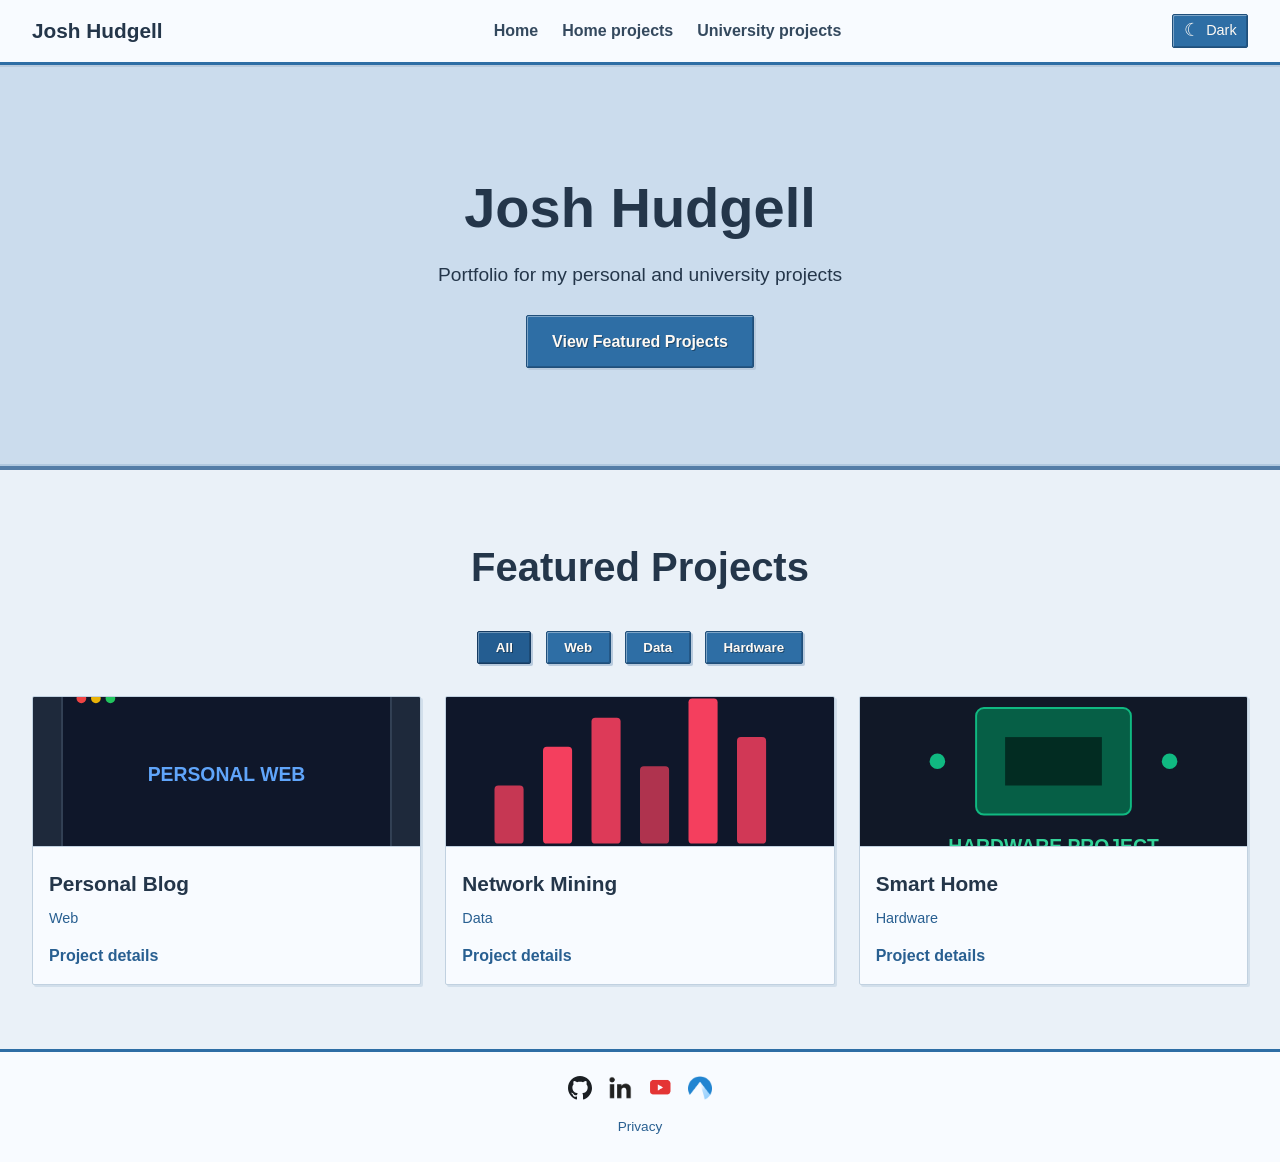
<file: index.html>
<!DOCTYPE html>
<html lang="en">
<head>
  <meta charset="UTF-8" />
  <meta name="viewport" content="width=device-width, initial-scale=1.0" />
  <title>Josh Hudgell | Portfolio</title>
  <meta name="description" content="Personal, university and hardware projects by Josh Hudgell, a mechatronics student at UWE." />
  <link rel="stylesheet" href="style.css" />
</head>
<body>
  <!-- Header Placeholder -->
  <div id="header-placeholder"></div>

  <!-- Hero Section -->
  <section id="hero" class="hero-section">
    <h1>Josh Hudgell</h1>
    <p>Portfolio for my personal and university projects</p>
    <a href="#projects" class="cta-button">View Featured Projects</a>
  </section>

  <!-- Featured Projects Section -->
  <section id="projects" class="projects-section">
    <h2>Featured Projects</h2>
    <div class="filter-bar">
      <button class="filter-btn active" data-filter="all">All</button>
      <button class="filter-btn" data-filter="web">Web</button>
      <button class="filter-btn" data-filter="data">Data</button>
      <button class="filter-btn" data-filter="hardware">Hardware</button>
    </div>
    <div class="projects-grid">
      <!-- Card 1 -->
      <div class="project-card" data-tags="web" data-project="projects/personal-blog.html">
        <img src="images/placeholder-web.svg" alt="" />
        <h3>Personal Blog</h3>
        <p class="tags">Web</p>
        <a href="projects/personal-blog.html" class="details-link">Project details</a>
      </div>
      <!-- Card 2 -->
      <div class="project-card" data-tags="data" data-project="projects/network-mining.html">
        <img src="images/placeholder-data.svg" alt="" />
        <h3>Network Mining</h3>
        <p class="tags">Data</p>
        <a href="projects/network-mining.html" class="details-link">Project details</a>
      </div>
      <!-- Card 3 -->
      <div class="project-card" data-tags="hardware" data-project="projects/smart-home.html">
        <img src="images/placeholder-hardware.svg" alt="" />
        <h3>Smart Home</h3>
        <p class="tags">Hardware</p>
        <a href="projects/smart-home.html" class="details-link">Project details</a>
      </div>
    </div>
  </section>

  <div id="footer-placeholder"></div>

  <script src="app.js"></script>
</body>
</html>
</file>
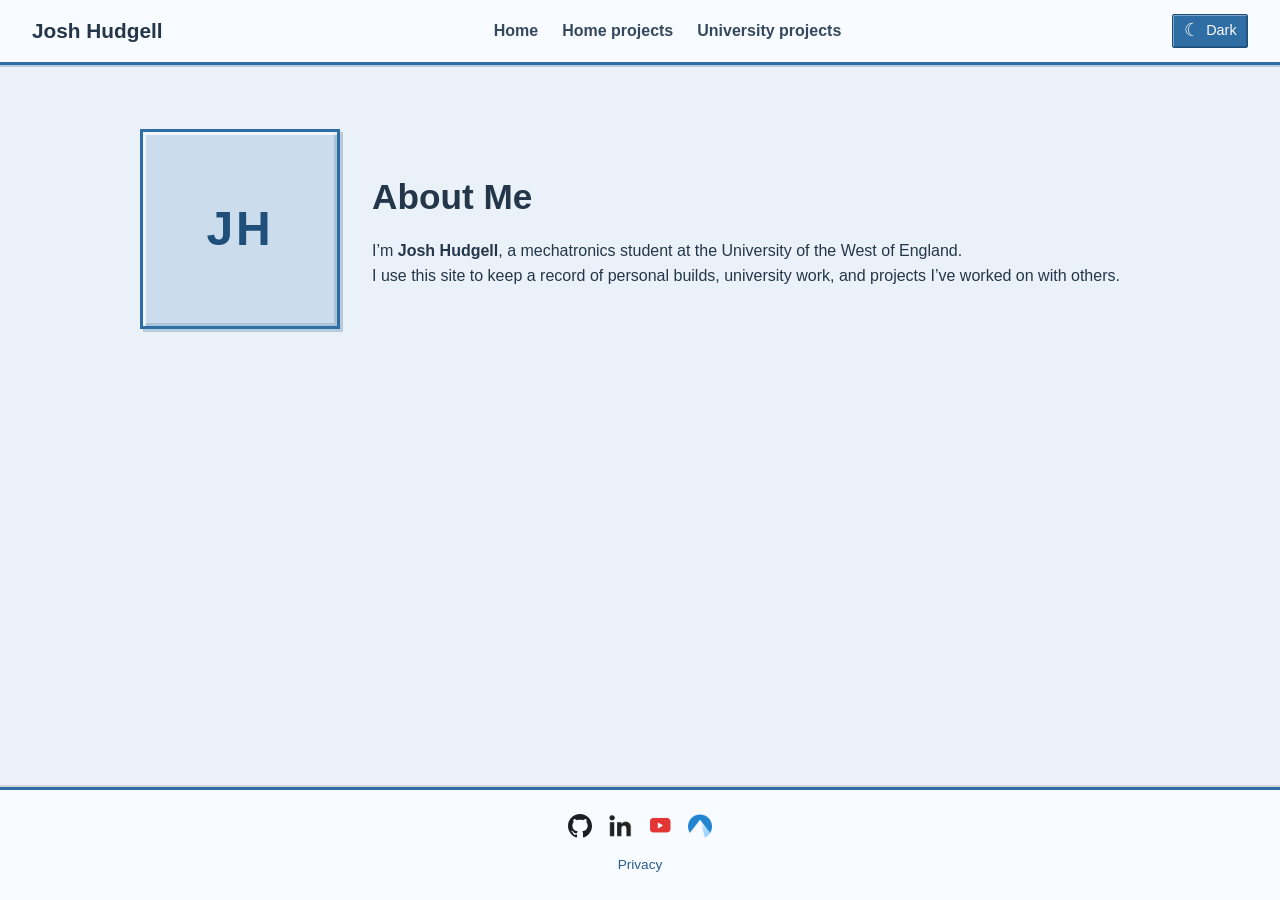
<file: about.html>
<!DOCTYPE html>
<html lang="en">
<head>
  <meta charset="UTF-8" />
  <meta name="viewport" content="width=device-width, initial-scale=1.0" />
  <title>About | Josh Hudgell</title>
  <meta name="description" content="About Josh Hudgell, a mechatronics student at UWE." />
  <link rel="stylesheet" href="style.css" />
</head>
<body>
  <!-- Header Placeholder -->
  <div id="header-placeholder"></div>

  <!-- About Section -->
  <section class="about-section">
    <div class="about-container">
      <div class="profile-mark" aria-hidden="true">JH</div>
      <div class="about-text">
        <h2>About Me</h2>
        <p>I’m <strong>Josh Hudgell</strong>, a mechatronics student at the University of the West of England.</p>
        <p>I use this site to keep a record of personal builds, university work, and projects I’ve worked on with others.</p>
      </div>
    </div>
  </section>


  <div id="footer-placeholder"></div>

  <script src="app.js"></script>
</body>
</html>
</file>
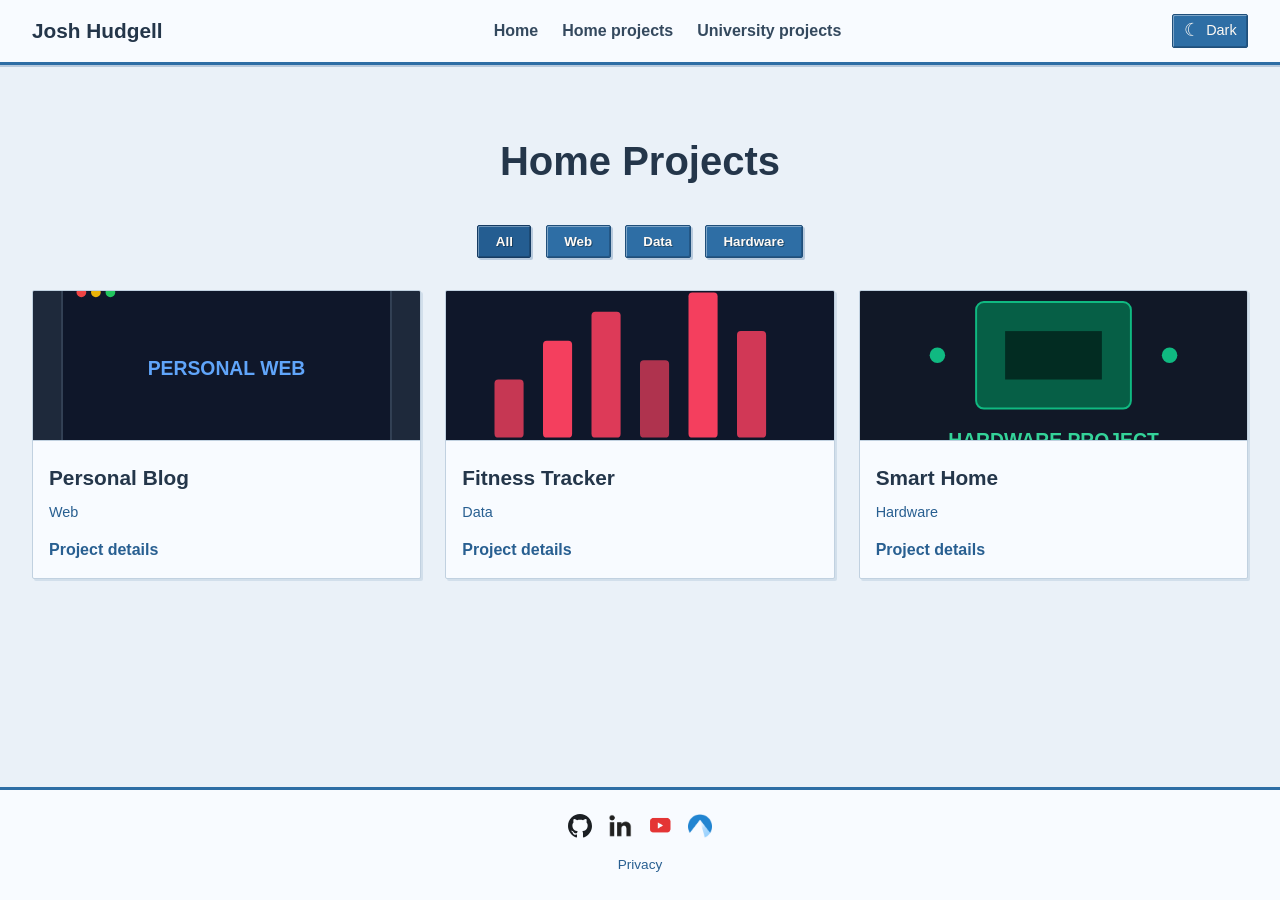
<file: home_projects.html>
<!DOCTYPE html>
<html lang="en">
<head>
  <meta charset="UTF-8" />
  <meta name="viewport" content="width=device-width, initial-scale=1.0" />
  <title>Home Projects | Josh Hudgell</title>
  <meta name="description" content="Personal projects by Josh Hudgell." />
  <link rel="stylesheet" href="style.css" />
</head>
<body>
  <!-- Header Placeholder -->
  <div id="header-placeholder"></div>

  <!-- Projects Section -->
  <section id="projects" class="projects-section">
    <h2>Home Projects</h2>
    <div class="filter-bar">
      <button class="filter-btn active" data-filter="all">All</button>
      <button class="filter-btn" data-filter="web">Web</button>
      <button class="filter-btn" data-filter="data">Data</button>
      <button class="filter-btn" data-filter="hardware">Hardware</button>
    </div>

    <div class="projects-grid">
      <!-- Project Tile 1 -->
      <div class="project-card" data-tags="web" data-project="projects/personal-blog.html">
        <img src="images/placeholder-web.svg" alt="" />
        <h3>Personal Blog</h3>
        <p class="tags">Web</p>
        <a href="projects/personal-blog.html" class="details-link">Project details</a>
      </div>

      <!-- Project Tile 2 -->
      <div class="project-card" data-tags="data" data-project="projects/fitness-tracker.html">
        <img src="images/placeholder-data.svg" alt="" />
        <h3>Fitness Tracker</h3>
        <p class="tags">Data</p>
        <a href="projects/fitness-tracker.html" class="details-link">Project details</a>
      </div>

      <!-- Project Tile 3 -->
      <div class="project-card" data-tags="hardware web" data-project="projects/smart-home.html">
        <img src="images/placeholder-hardware.svg" alt="" />
        <h3>Smart Home</h3>
        <p class="tags">Hardware</p>
        <a href="projects/smart-home.html" class="details-link">Project details</a>
      </div>
    </div>
  </section>

  <div id="footer-placeholder"></div>

  <script src="app.js"></script>
</body>
</html>
</file>
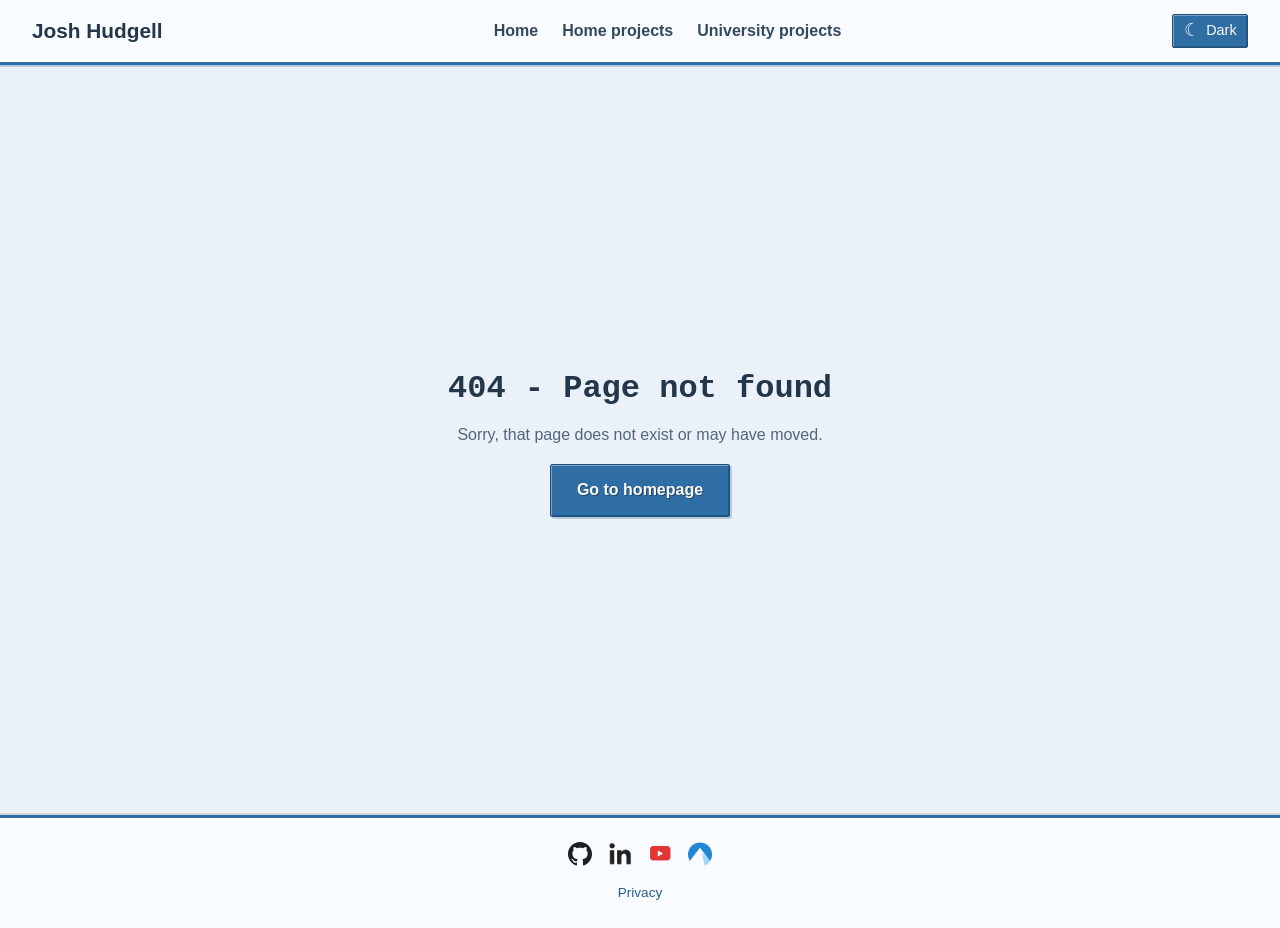
<file: page_not_found.html>
﻿<!DOCTYPE html>
<html lang="en">
<head>
  <meta charset="UTF-8" />
  <meta name="viewport" content="width=device-width, initial-scale=1.0" />
  <title>Page Not Found | Josh Hudgell</title>
  <meta name="description" content="The page you requested could not be found." />
  <link rel="stylesheet" href="style.css" />
</head>
<body>
  <div id="header-placeholder"></div>
  <main class="error-container">
    <div class="error-content">
      <h1>404 - Page not found</h1>
      <p class="error-message">Sorry, that page does not exist or may have moved.</p>
      <a href="/index.html" class="cta-button">Go to homepage</a>
    </div>
  </main>
  <div id="footer-placeholder"></div>
  <script src="app.js"></script>
</body>
</html>
</file>
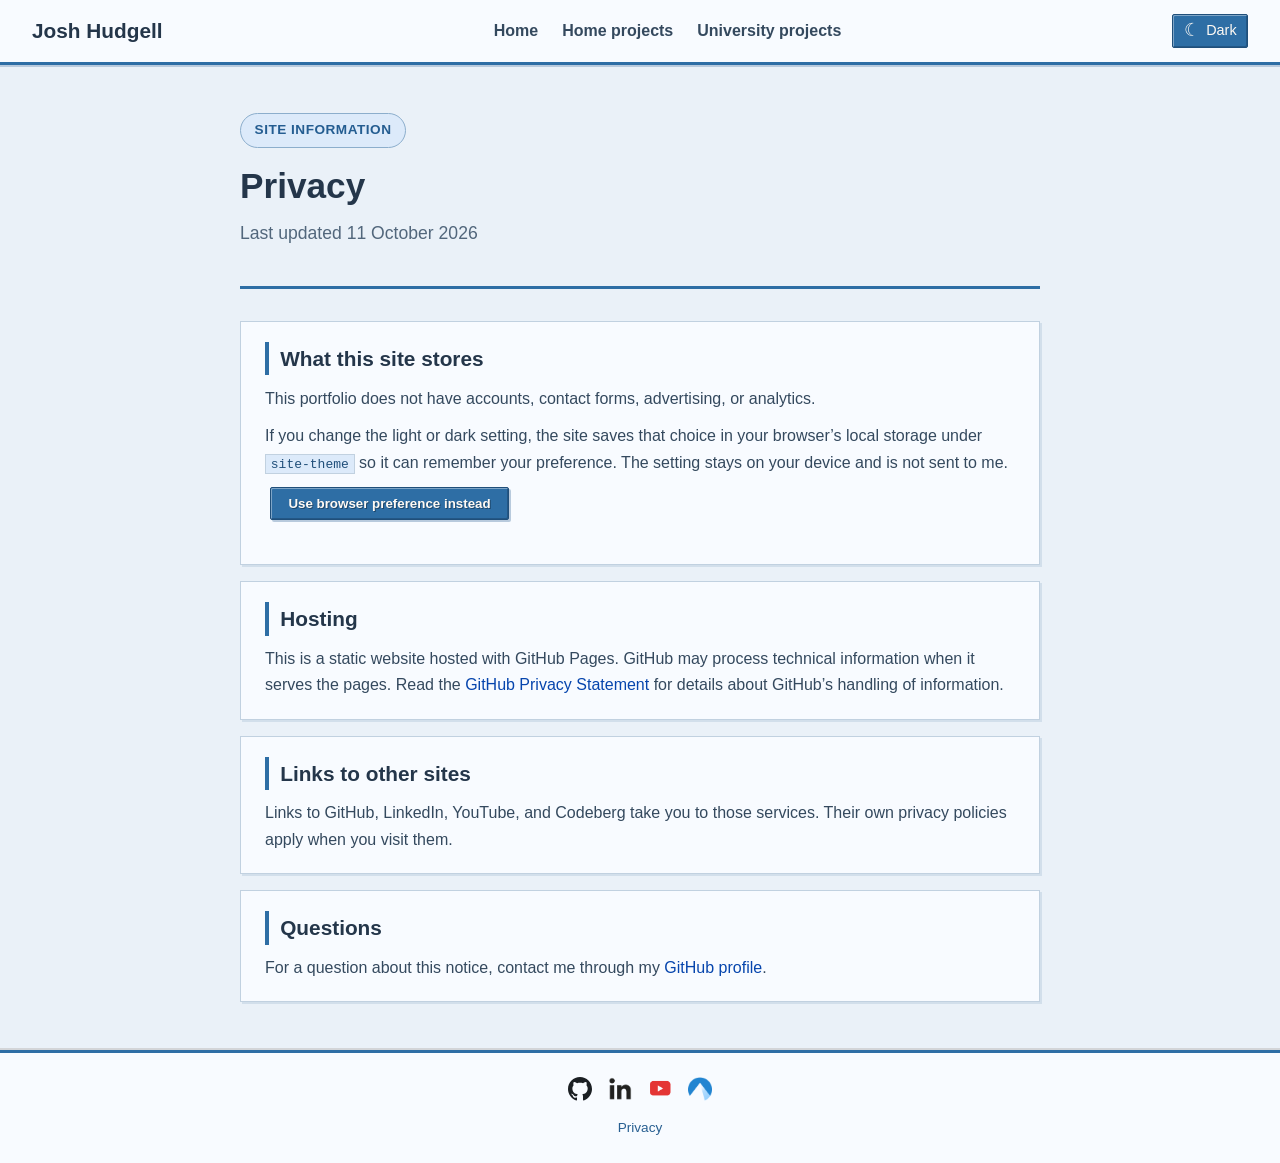
<file: privacy.html>
<!DOCTYPE html>
<html lang="en">
<head>
  <meta charset="UTF-8" />
  <meta name="viewport" content="width=device-width, initial-scale=1.0" />
  <title>Privacy | Josh Hudgell</title>
  <meta name="description" content="Privacy information for Josh Hudgell’s portfolio website." />
  <link rel="stylesheet" href="style.css" />
</head>
<body>
  <div id="header-placeholder"></div>
  <main class="project-detail-body">
    <article class="project-detail-container privacy-page">
      <header class="project-detail-header">
        <span class="project-badge">Site information</span>
        <h1 class="project-title">Privacy</h1>
        <p class="project-subtitle">Last updated 11 October 2026</p>
      </header>

      <div class="privacy-panels">
        <section class="privacy-card">
          <h2>What this site stores</h2>
          <p>This portfolio does not have accounts, contact forms, advertising, or analytics.</p>
          <p>If you change the light or dark setting, the site saves that choice in your browser’s local storage under <code>site-theme</code> so it can remember your preference. The setting stays on your device and is not sent to me.</p>
        <div class="privacy-preference-control">
          <button class="filter-btn" id="use-system-theme" type="button">Use browser preference instead</button>
          <span id="theme-reset-status" aria-live="polite"></span>
        </div>
        </section>

        <section class="privacy-card">
          <h2>Hosting</h2>
          <p>This is a static website hosted with GitHub Pages. GitHub may process technical information when it serves the pages. Read the <a href="https://docs.github.com/en/site-policy/privacy-policies/github-general-privacy-statement" target="_blank" rel="noopener noreferrer">GitHub Privacy Statement</a> for details about GitHub’s handling of information.</p>
        </section>

        <section class="privacy-card">
          <h2>Links to other sites</h2>
          <p>Links to GitHub, LinkedIn, YouTube, and Codeberg take you to those services. Their own privacy policies apply when you visit them.</p>
        </section>

        <section class="privacy-card">
          <h2>Questions</h2>
          <p>For a question about this notice, contact me through my <a href="https://github.com/Squashable" target="_blank" rel="noopener noreferrer">GitHub profile</a>.</p>
        </section>
      </div>
    </article>
  </main>
  <div id="footer-placeholder"></div>
  <script src="app.js"></script>
</body>
</html>
</file>
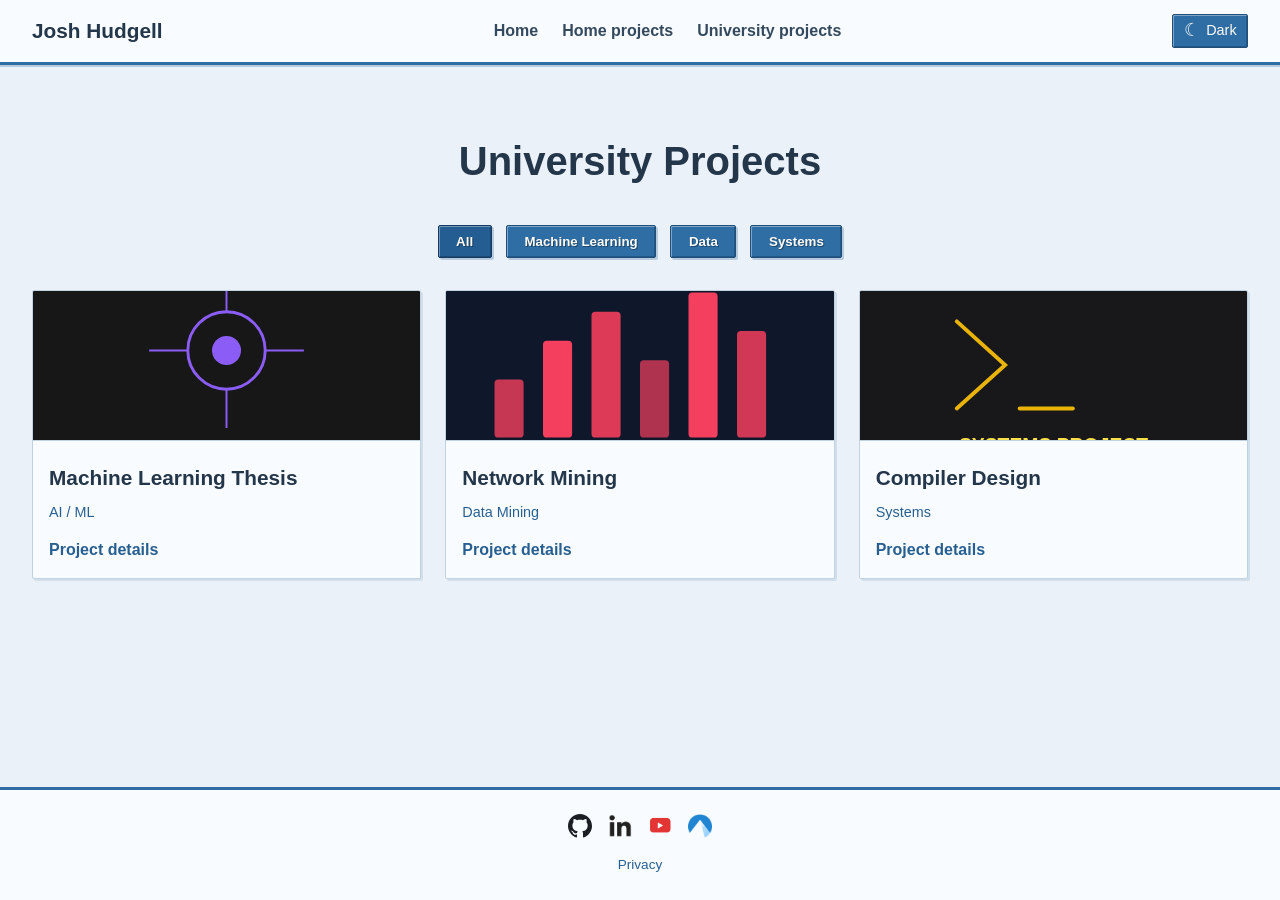
<file: uni_projects.html>
<!DOCTYPE html>
<html lang="en">
<head>
  <meta charset="UTF-8" />
  <meta name="viewport" content="width=device-width, initial-scale=1.0" />
  <title>University Projects | Josh Hudgell</title>
  <meta name="description" content="University projects by Josh Hudgell." />
  <link rel="stylesheet" href="style.css" />
</head>
<body>
  <!-- Header Placeholder -->
  <div id="header-placeholder"></div>

  <!-- Projects Section -->
  <section id="projects" class="projects-section">
    <h2>University Projects</h2>
    <div class="filter-bar">
      <button class="filter-btn active" data-filter="all">All</button>
      <button class="filter-btn" data-filter="ai">Machine Learning</button>
      <button class="filter-btn" data-filter="data">Data</button>
      <button class="filter-btn" data-filter="systems">Systems</button>
    </div>

    <div class="projects-grid">
      <!-- Project Tile 1 -->
      <div class="project-card" data-tags="ai" data-project="projects/ml-thesis.html">
        <img src="images/placeholder-ai.svg" alt="" />
        <h3>Machine Learning Thesis</h3>
        <p class="tags">AI / ML</p>
        <a href="projects/ml-thesis.html" class="details-link">Project details</a>
      </div>

      <!-- Project Tile 2 -->
      <div class="project-card" data-tags="data" data-project="projects/network-mining.html">
        <img src="images/placeholder-data.svg" alt="" />
        <h3>Network Mining</h3>
        <p class="tags">Data Mining</p>
        <a href="projects/network-mining.html" class="details-link">Project details</a>
      </div>

      <!-- Project Tile 3 -->
      <div class="project-card" data-tags="systems" data-project="projects/compiler-design.html">
        <img src="images/placeholder-systems.svg" alt="" />
        <h3>Compiler Design</h3>
        <p class="tags">Systems</p>
        <a href="projects/compiler-design.html" class="details-link">Project details</a>
      </div>
    </div>
  </section>

  <div id="footer-placeholder"></div>

  <script src="app.js"></script>
</body>
</html>
</file>
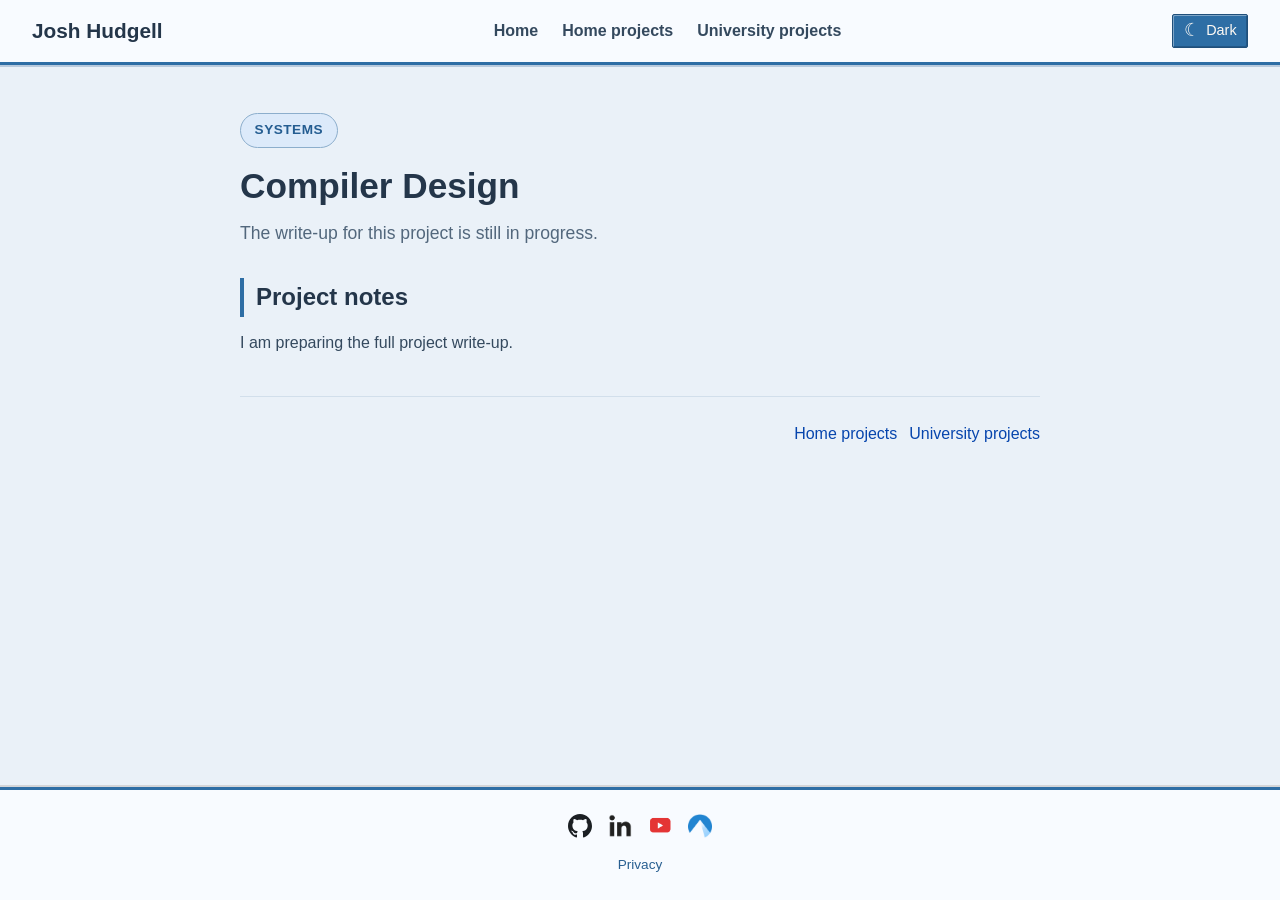
<file: projects/compiler-design.html>
<!DOCTYPE html>
<html lang="en">
<head>
  <meta charset="UTF-8" />
  <meta name="viewport" content="width=device-width, initial-scale=1.0" />
  <title>Compiler Design | Josh Hudgell</title>
  <meta name="description" content="Project notes for Compiler Design by Josh Hudgell." />
  <link rel="stylesheet" href="../style.css" />
</head>
<body>
  <div id="header-placeholder"></div>
  <main class="project-detail-body">
    <article class="project-detail-container">
      <header class="project-detail-header">
        <span class="project-badge">Systems</span>
        <h1 class="project-title">Compiler Design</h1>
        <p class="project-subtitle">The write-up for this project is still in progress.</p>
      </header>
      <section class="project-story">
        <h2>Project notes</h2>
        <p>I am preparing the full project write-up.</p>
      </section>
      <div class="project-detail-footer">
        <a href="../home_projects.html">Home projects</a>
        <a href="../uni_projects.html">University projects</a>
      </div>
    </article>
  </main>
  <div id="footer-placeholder"></div>
  <script src="../app.js"></script>
</body>
</html>
</file>
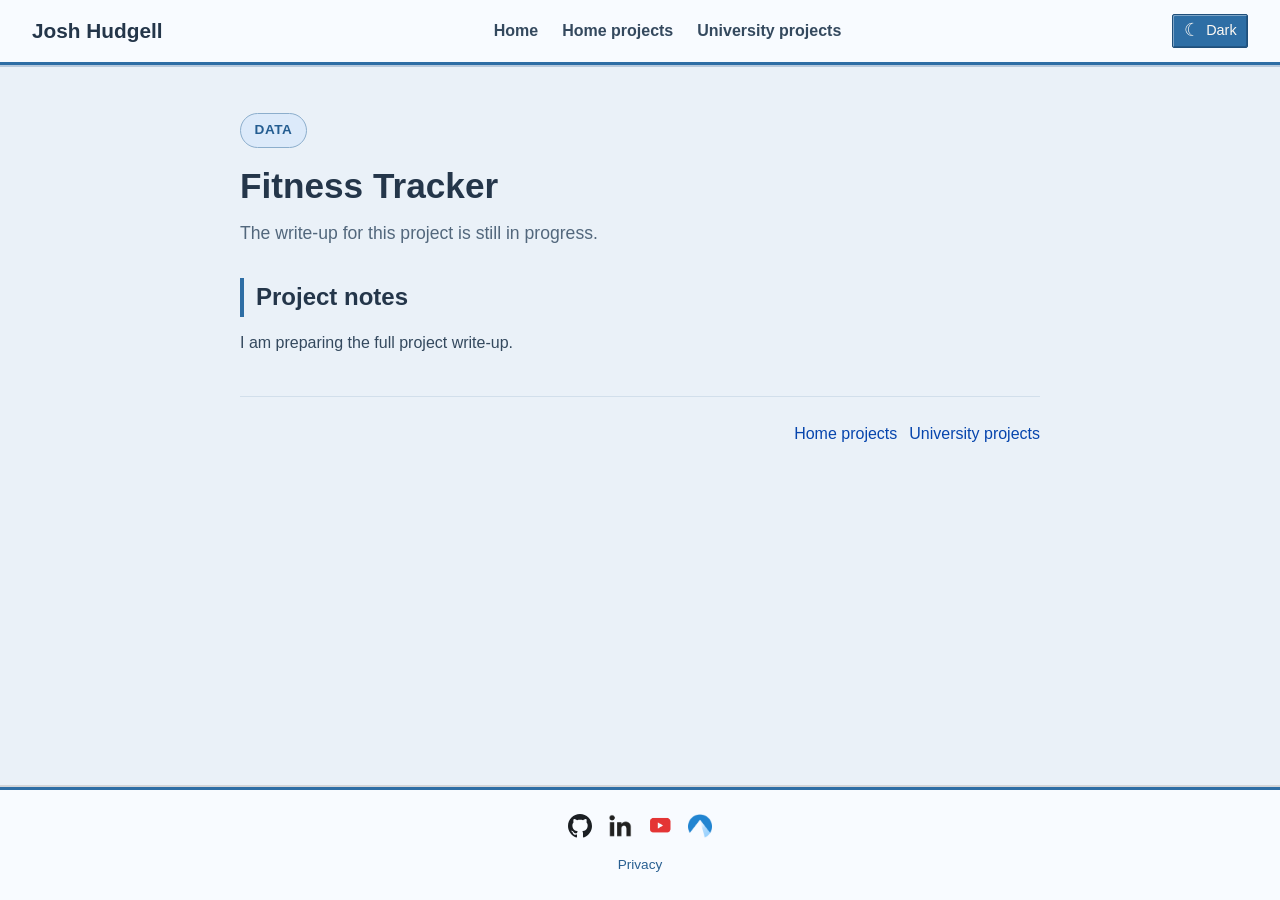
<file: projects/fitness-tracker.html>
<!DOCTYPE html>
<html lang="en">
<head>
  <meta charset="UTF-8" />
  <meta name="viewport" content="width=device-width, initial-scale=1.0" />
  <title>Fitness Tracker | Josh Hudgell</title>
  <meta name="description" content="Project notes for Fitness Tracker by Josh Hudgell." />
  <link rel="stylesheet" href="../style.css" />
</head>
<body>
  <div id="header-placeholder"></div>
  <main class="project-detail-body">
    <article class="project-detail-container">
      <header class="project-detail-header">
        <span class="project-badge">Data</span>
        <h1 class="project-title">Fitness Tracker</h1>
        <p class="project-subtitle">The write-up for this project is still in progress.</p>
      </header>
      <section class="project-story">
        <h2>Project notes</h2>
        <p>I am preparing the full project write-up.</p>
      </section>
      <div class="project-detail-footer">
        <a href="../home_projects.html">Home projects</a>
        <a href="../uni_projects.html">University projects</a>
      </div>
    </article>
  </main>
  <div id="footer-placeholder"></div>
  <script src="../app.js"></script>
</body>
</html>
</file>
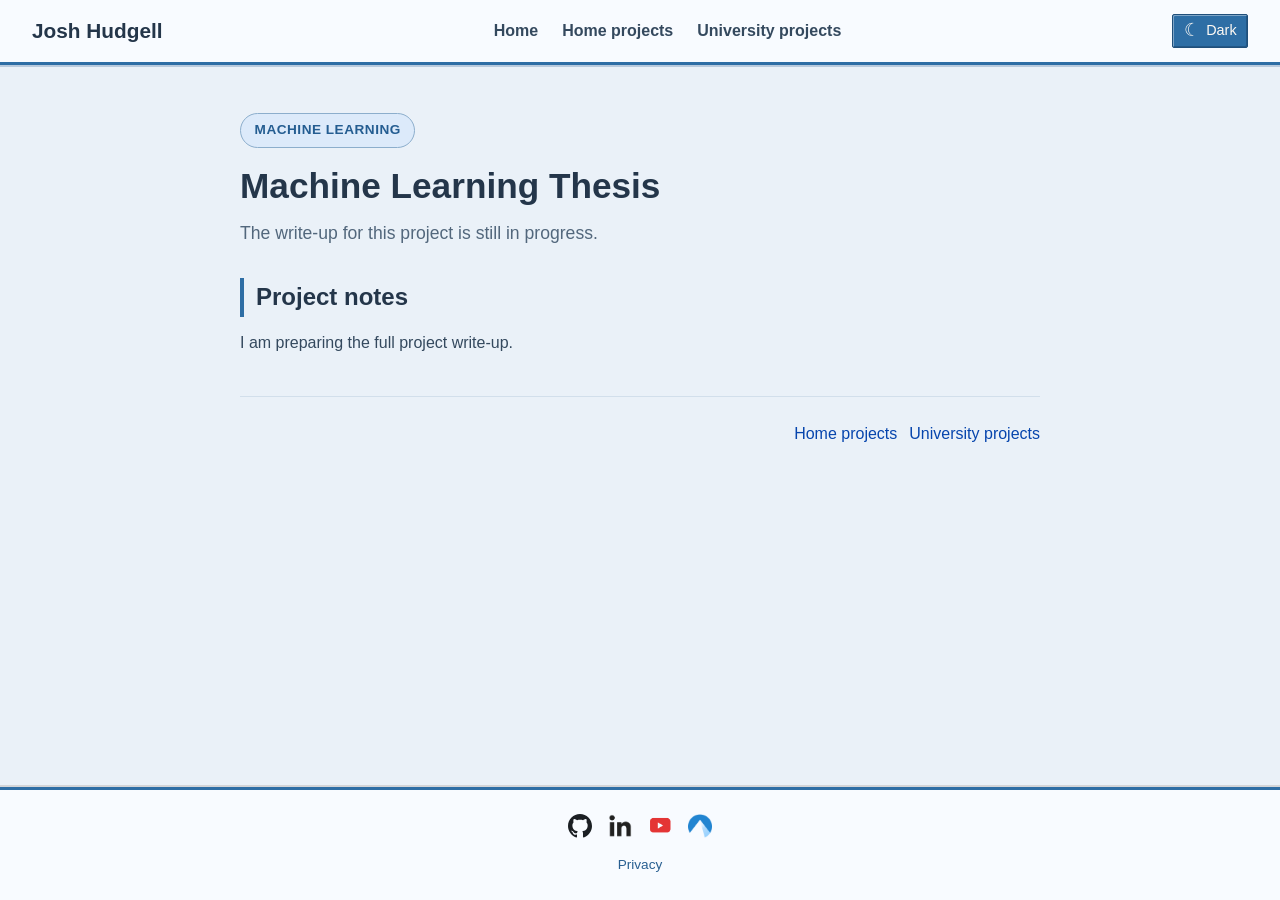
<file: projects/ml-thesis.html>
<!DOCTYPE html>
<html lang="en">
<head>
  <meta charset="UTF-8" />
  <meta name="viewport" content="width=device-width, initial-scale=1.0" />
  <title>Machine Learning Thesis | Josh Hudgell</title>
  <meta name="description" content="Project notes for Machine Learning Thesis by Josh Hudgell." />
  <link rel="stylesheet" href="../style.css" />
</head>
<body>
  <div id="header-placeholder"></div>
  <main class="project-detail-body">
    <article class="project-detail-container">
      <header class="project-detail-header">
        <span class="project-badge">Machine learning</span>
        <h1 class="project-title">Machine Learning Thesis</h1>
        <p class="project-subtitle">The write-up for this project is still in progress.</p>
      </header>
      <section class="project-story">
        <h2>Project notes</h2>
        <p>I am preparing the full project write-up.</p>
      </section>
      <div class="project-detail-footer">
        <a href="../home_projects.html">Home projects</a>
        <a href="../uni_projects.html">University projects</a>
      </div>
    </article>
  </main>
  <div id="footer-placeholder"></div>
  <script src="../app.js"></script>
</body>
</html>
</file>
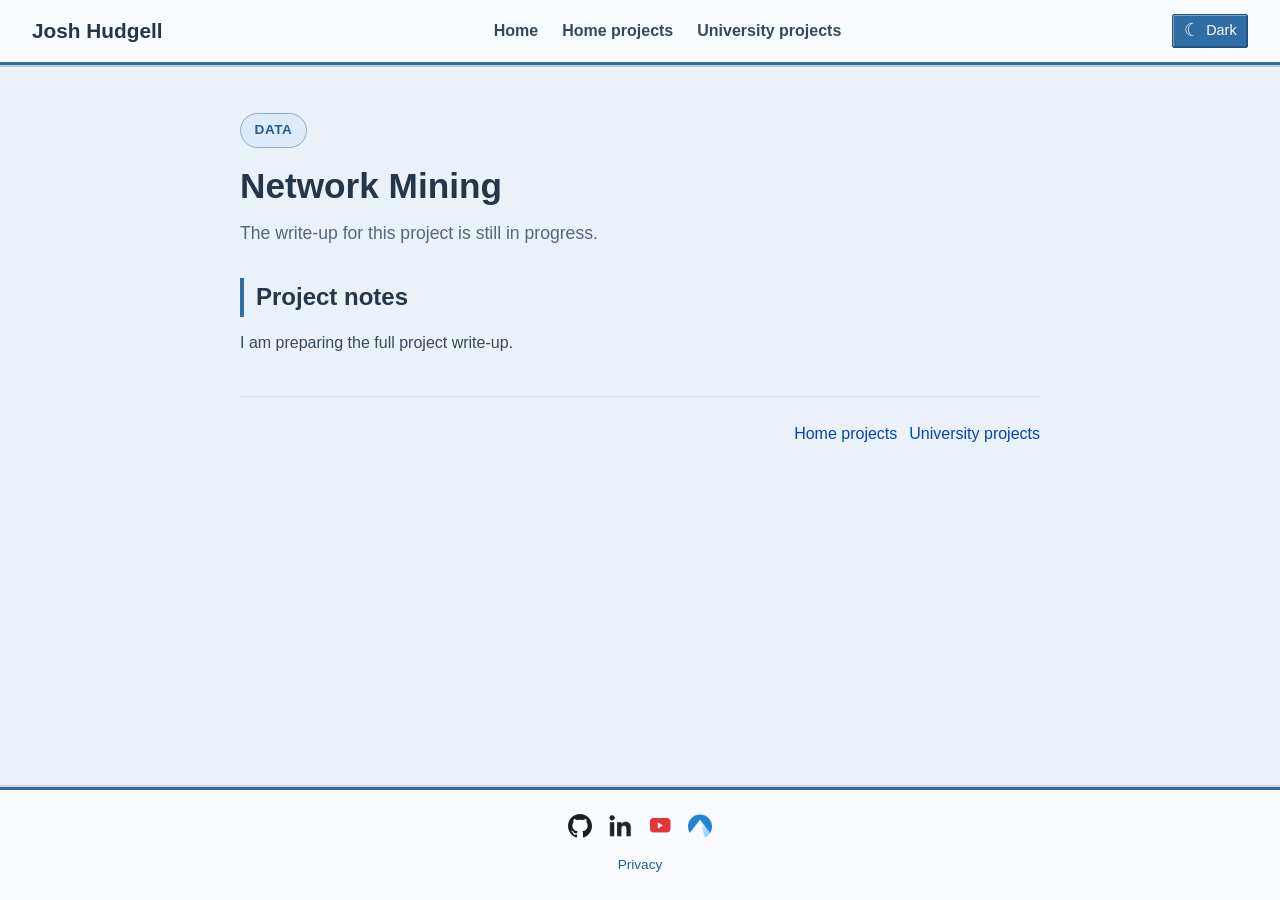
<file: projects/network-mining.html>
<!DOCTYPE html>
<html lang="en">
<head>
  <meta charset="UTF-8" />
  <meta name="viewport" content="width=device-width, initial-scale=1.0" />
  <title>Network Mining | Josh Hudgell</title>
  <meta name="description" content="Project notes for Network Mining by Josh Hudgell." />
  <link rel="stylesheet" href="../style.css" />
</head>
<body>
  <div id="header-placeholder"></div>
  <main class="project-detail-body">
    <article class="project-detail-container">
      <header class="project-detail-header">
        <span class="project-badge">Data</span>
        <h1 class="project-title">Network Mining</h1>
        <p class="project-subtitle">The write-up for this project is still in progress.</p>
      </header>
      <section class="project-story">
        <h2>Project notes</h2>
        <p>I am preparing the full project write-up.</p>
      </section>
      <div class="project-detail-footer">
        <a href="../home_projects.html">Home projects</a>
        <a href="../uni_projects.html">University projects</a>
      </div>
    </article>
  </main>
  <div id="footer-placeholder"></div>
  <script src="../app.js"></script>
</body>
</html>
</file>
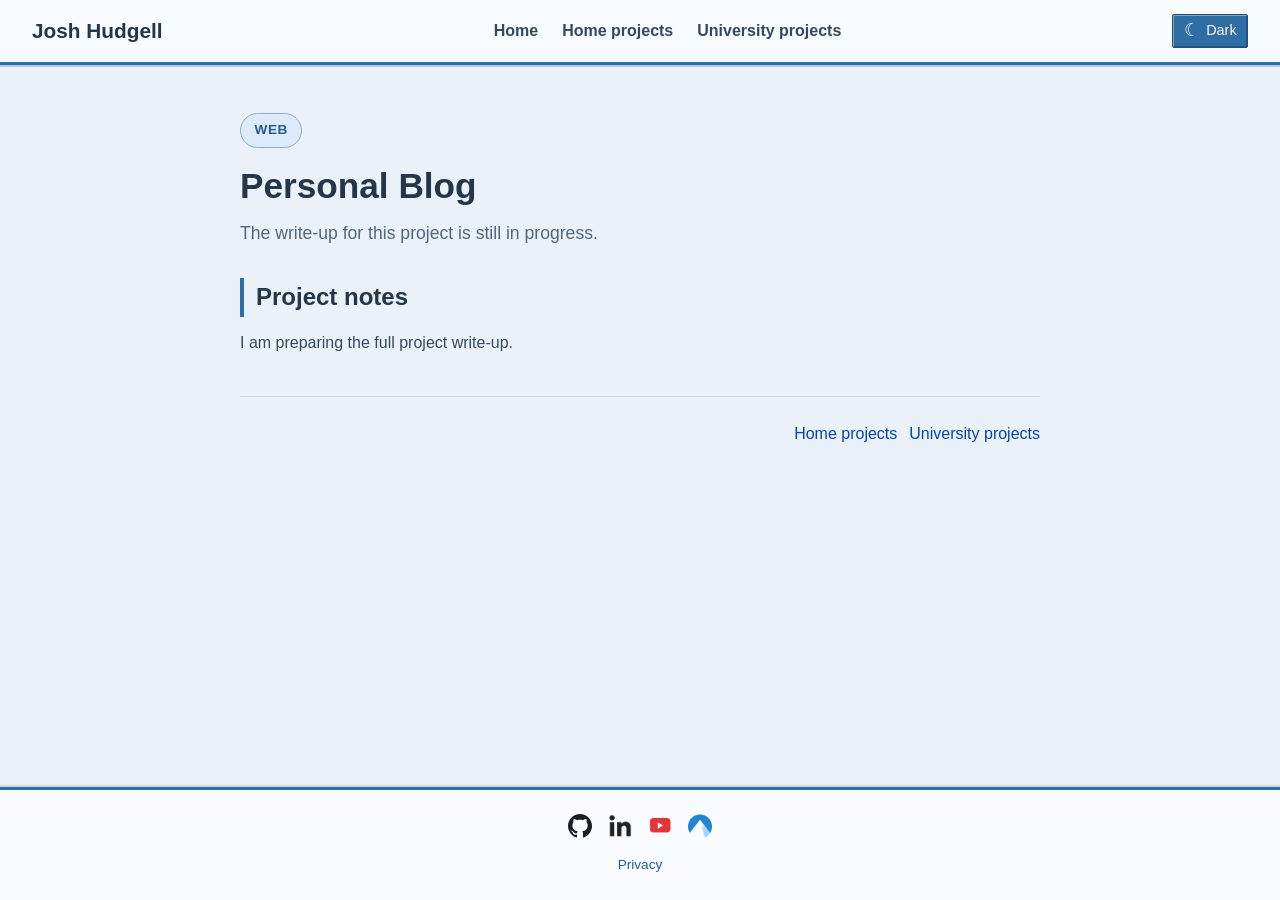
<file: projects/personal-blog.html>
<!DOCTYPE html>
<html lang="en">
<head>
  <meta charset="UTF-8" />
  <meta name="viewport" content="width=device-width, initial-scale=1.0" />
  <title>Personal Blog | Josh Hudgell</title>
  <meta name="description" content="Project notes for Personal Blog by Josh Hudgell." />
  <link rel="stylesheet" href="../style.css" />
</head>
<body>
  <div id="header-placeholder"></div>
  <main class="project-detail-body">
    <article class="project-detail-container">
      <header class="project-detail-header">
        <span class="project-badge">Web</span>
        <h1 class="project-title">Personal Blog</h1>
        <p class="project-subtitle">The write-up for this project is still in progress.</p>
      </header>
      <section class="project-story">
        <h2>Project notes</h2>
        <p>I am preparing the full project write-up.</p>
      </section>
      <div class="project-detail-footer">
        <a href="../home_projects.html">Home projects</a>
        <a href="../uni_projects.html">University projects</a>
      </div>
    </article>
  </main>
  <div id="footer-placeholder"></div>
  <script src="../app.js"></script>
</body>
</html>
</file>
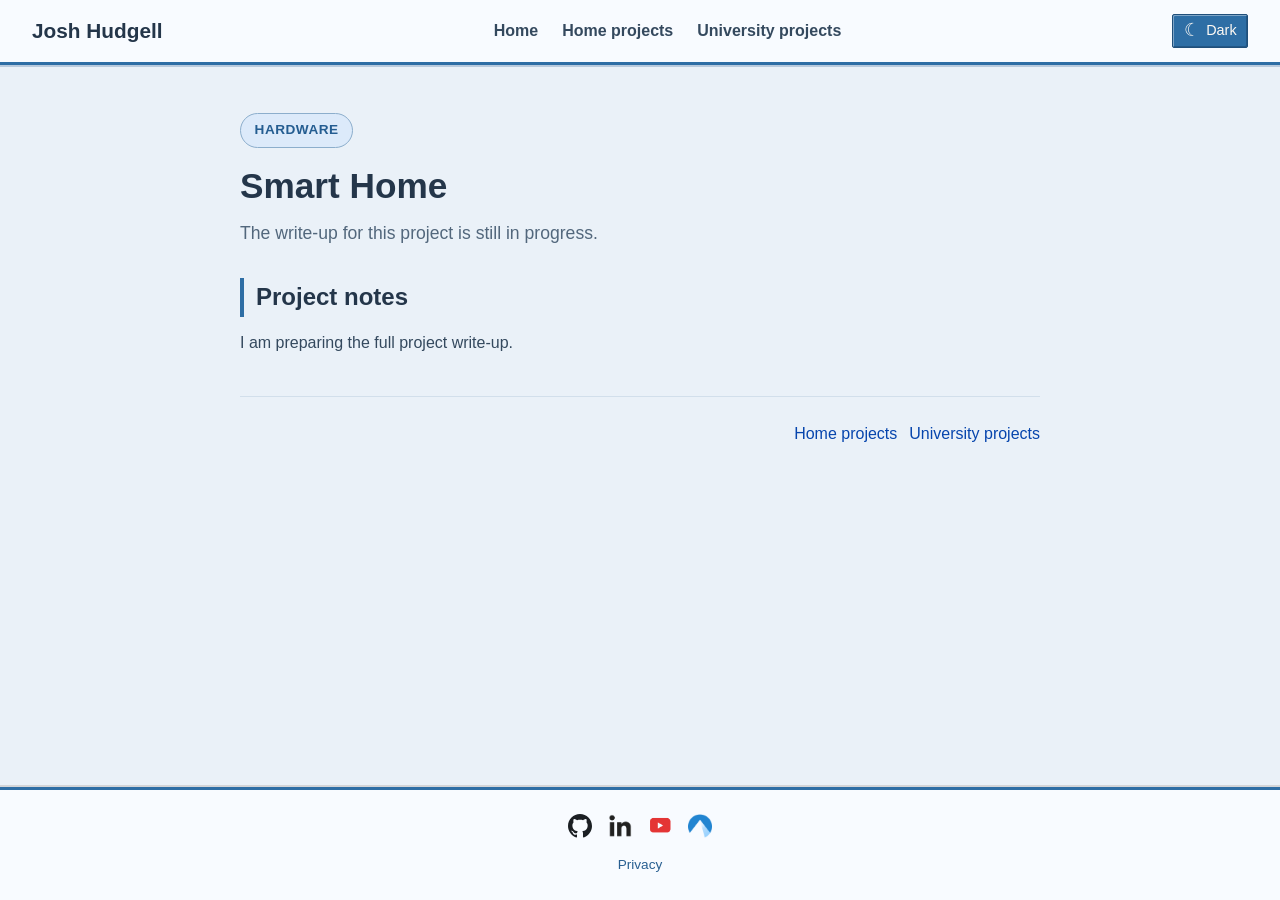
<file: projects/smart-home.html>
<!DOCTYPE html>
<html lang="en">
<head>
  <meta charset="UTF-8" />
  <meta name="viewport" content="width=device-width, initial-scale=1.0" />
  <title>Smart Home | Josh Hudgell</title>
  <meta name="description" content="Project notes for Smart Home by Josh Hudgell." />
  <link rel="stylesheet" href="../style.css" />
</head>
<body>
  <div id="header-placeholder"></div>
  <main class="project-detail-body">
    <article class="project-detail-container">
      <header class="project-detail-header">
        <span class="project-badge">Hardware</span>
        <h1 class="project-title">Smart Home</h1>
        <p class="project-subtitle">The write-up for this project is still in progress.</p>
      </header>
      <section class="project-story">
        <h2>Project notes</h2>
        <p>I am preparing the full project write-up.</p>
      </section>
      <div class="project-detail-footer">
        <a href="../home_projects.html">Home projects</a>
        <a href="../uni_projects.html">University projects</a>
      </div>
    </article>
  </main>
  <div id="footer-placeholder"></div>
  <script src="../app.js"></script>
</body>
</html>
</file>
<file: style.css>
/* Premium design system */
:root {
  --font-family: 'Inter', sans-serif;
  --bg-dark: #121212;
  --bg-glass: rgba(255, 255, 255, 0.08);
  --text-primary: #e0e0e0;
  --accent-primary: #c85a32;
  --accent-secondary: #e07a48;
  --gradient-bg: linear-gradient(135deg, #2a150e, #572212);
}

* {
  box-sizing: border-box;
  margin: 0;
  padding: 0;
}

html, body {
  font-family: var(--font-family);
  background: var(--bg-dark);
  color: var(--text-primary);
  line-height: 1.6;
  scroll-behavior: smooth;
  min-height: 100vh;
  display: flex;
  flex-direction: column;
}

#header-placeholder {
  width: 100%;
}

.projects-section {
  flex: 1 0 auto;
}

#footer-placeholder,
.footer-section {
  margin-top: auto;
  width: 100%;
}

a {
  color: var(--accent-primary);
  text-decoration: none;
}

a:hover {
  text-decoration: underline;
}

.navbar {
  position: sticky;
  top: 0;
  width: 100%;
  padding: 1rem 2rem;
  display: flex;
  justify-content: space-between;
  align-items: center;
  /* slightly stronger glass so it separates from dark content */
  background: rgba(18, 18, 18, 0.65);
  backdrop-filter: blur(16px);
  -webkit-backdrop-filter: blur(16px);
  z-index: 1000;
  border-bottom: 1px solid rgba(255, 255, 255, 0.06);
  /* subtle drop shadow to create depth against dark backgrounds */
  box-shadow: 0 6px 20px rgba(0, 0, 0, 0.45);
}

.nav-brand a {
  font-size: 1.3rem;
  font-weight: 700;
  color: #ffffff;
  letter-spacing: -0.5px;
  text-decoration: none;
}

.nav-brand a:hover {
  color: var(--accent-primary);
  text-decoration: none;
}

.nav-list {
  list-style: none;
  display: flex;
  gap: 2rem;
}

.nav-list a {
  font-weight: 600;
  color: var(--text-primary);
}

.hero-section {
  height: 45vh;
  display: flex;
  flex-direction: column;
  justify-content: center;
  align-items: center;
  background: var(--gradient-bg);
  color: #fff;
  text-align: center;
  padding: 2rem 1rem;
}

.hero-section h1 {
  font-size: 3.5rem;
  margin-bottom: 0.5rem;
}

.hero-section p {
  font-size: 1.2rem;
  margin-bottom: 1.5rem;
}

.cta-button {
  padding: 0.8rem 1.6rem;
  background: linear-gradient(135deg, #c85a32 0%, #9e3f1b 100%);
  color: #fff;
  border: 1px solid rgba(255, 200, 160, 0.25);
  border-radius: 8px;
  font-weight: 600;
  box-shadow: 0 4px 12px rgba(184, 82, 38, 0.3);
  transition: transform 0.2s, background 0.2s, box-shadow 0.2s;
  display: inline-block;
  text-shadow: 0 1px 2px rgba(0, 0, 0, 0.3);
}

.cta-button:hover {
  transform: translateY(-3px);
  background: linear-gradient(135deg, #d8693f 0%, #ad4822 100%);
  box-shadow: 0 6px 18px rgba(184, 82, 38, 0.45);
  text-decoration: none;
}

.about-section {
  padding: 4rem 2rem;
  background: var(--bg-dark);
}

.about-container {
  display: flex;
  flex-direction: row;
  align-items: center;
  gap: 2rem;
  max-width: 1000px;
  margin: 0 auto;
}

.profile-pic {
  width: min(40vw, 200px);
  height: auto;
  border-radius: 50%;
  object-fit: cover;
  border: 4px solid var(--bg-glass);
  max-width: 200px;
}

.about-text h2 {
  font-size: 2.2rem;
  margin-bottom: 0.8rem;
}

.projects-section {
  padding: 4rem 2rem;
  background: var(--bg-dark);
}

.projects-section h2 {
  text-align: center;
  margin-bottom: 2rem;
  font-size: 2.5rem;
}

.filter-bar {
  text-align: center;
  margin-bottom: 2rem;
}

.filter-btn {
  background: rgba(184, 82, 38, 0.1);
  border: 2px solid #c85a32;
  color: #f08b58;
  padding: 0.5rem 1.1rem;
  margin: 0 0.3rem;
  border-radius: 8px;
  font-weight: 600;
  cursor: pointer;
  transition: background 0.2s, color 0.2s, border-color 0.2s, box-shadow 0.2s;
}

.filter-btn.active,
.filter-btn:hover {
  background: linear-gradient(135deg, #c85a32, #9e3f1b);
  border-color: #c85a32;
  color: #fff;
  box-shadow: 0 4px 12px rgba(184, 82, 38, 0.35);
}

.projects-grid {
  display: grid;
  grid-template-columns: repeat(auto-fit, minmax(260px, 1fr));
  gap: 1.5rem;
}

.project-card {
  background: var(--bg-glass);
  border-radius: 12px;
  overflow: hidden;
  backdrop-filter: blur(8px);
  transition: transform 0.2s, box-shadow 0.2s;
}

.project-card:hover {
  transform: translateY(-5px);
  box-shadow: 0 8px 20px rgba(0,0,0,0.3);
}

.project-card img {
  width: 100%;
  height: 150px;
  object-fit: cover;
}

.project-card h3 {
  margin: 0.8rem 1rem 0.4rem;
  font-size: 1.3rem;
}

.project-card .tags {
  margin: 0 1rem 0.8rem;
  font-size: 0.9rem;
  color: var(--accent-secondary);
}

.details-link {
  display: block;
  margin: 0 1rem 1rem;
  color: #f08b58;
  font-weight: 600;
  transition: color 0.2s;
}

.details-link:hover {
  color: #ffa475;
}

.footer-section {
  padding: 1.5rem 2rem;
  text-align: center;
  background: var(--bg-glass);
  backdrop-filter: blur(12px);
  display: flex;
  flex-direction: column;
  align-items: center;
  justify-content: center;
  gap: 1rem;
  /* clear separation from page content */
  border-top: 1px solid rgba(255, 255, 255, 0.06);
  box-shadow: 0 -10px 24px rgba(0,0,0,0.45);
}

.footer-content {
  display: flex;
  align-items: center;
  justify-content: center;
  gap: 1.5rem;
  flex-wrap: wrap;
}

.social-icons {
  display: flex;
  align-items: center;
  justify-content: center;
  gap: 1rem;
}

.social-icons a {
  display: inline-flex;
  align-items: center;
  justify-content: center;
  transition: transform 0.2s ease, opacity 0.2s ease;
  text-decoration: none;
}

.social-icons a:hover {
  transform: translateY(-2px) scale(1.1);
  opacity: 0.9;
}

.social-icons img,
.social-icons a img {
  width: 24px;
  height: 24px;
  max-width: 24px;
  max-height: 24px;
  object-fit: contain;
  vertical-align: middle;
  display: inline-block;
}

.footer-section p {
  margin: 0;
  font-size: 0.95rem;
  color: var(--text-primary);
  opacity: 0.85;
}

@media (max-width: 768px) {
  .about-container {
    flex-direction: column;
    gap: 1rem;
    padding: 0 1rem;
  }
  .about-text {
    text-align: center;
  }
  .profile-pic {
    margin: 0 auto;
  }
  .hero-section h1 {
    font-size: 2rem;
  }
  .hero-section p {
    font-size: 1rem;
  }
  .about-section {
    padding: 2rem 1rem;
  }
  /* Responsive project filter buttons */
  .filter-bar {
    display: flex;
    flex-wrap: wrap;
    gap: 0.5rem;
    justify-content: center;
    align-items: center;
    margin-bottom: 1rem;
  }
  .filter-btn {
    flex: 1 1 calc(50% - 1rem);
    max-width: 220px;
    padding: 0.6rem 0.9rem;
    text-align: center;
  }
}

@media (max-width: 420px) {
  .filter-btn {
    flex-basis: 100%;
    max-width: none;
  }
}

/* Modal Overlay & Pop-up Window */
.modal-overlay {
  position: fixed;
  top: 0;
  left: 0;
  width: 100vw;
  height: 100vh;
  background: rgba(0, 0, 0, 0.75);
  backdrop-filter: blur(10px);
  display: flex;
  justify-content: center;
  align-items: center;
  z-index: 2000;
  opacity: 0;
  pointer-events: none;
  transition: opacity 0.3s ease;
  padding: 1.5rem;
}

.modal-overlay.active {
  opacity: 1;
  pointer-events: auto;
}

.modal-dialog {
  background: #18181b;
  border: 1px solid rgba(255, 255, 255, 0.15);
  border-radius: 16px;
  width: 100%;
  max-width: 800px;
  max-height: 85vh;
  overflow-y: auto;
  scrollbar-width: none;
  -ms-overflow-style: none;
  position: relative;
  box-shadow: 0 25px 50px -12px rgba(0, 0, 0, 0.6);
  transform: scale(0.92) translateY(20px);
  transition: transform 0.3s cubic-bezier(0.16, 1, 0.3, 1);
  padding: 2.5rem;
  color: var(--text-primary);
}

.modal-dialog::-webkit-scrollbar {
  display: none;
  width: 0;
  height: 0;
}

.modal-overlay.active .modal-dialog {
  transform: scale(1) translateY(0);
}

.modal-close {
  position: absolute;
  top: 1.25rem;
  right: 1.25rem;
  background: rgba(255, 255, 255, 0.1);
  border: none;
  color: #fff;
  font-size: 1.5rem;
  width: 38px;
  height: 38px;
  border-radius: 50%;
  cursor: pointer;
  display: flex;
  align-items: center;
  justify-content: center;
  transition: background 0.2s, transform 0.2s;
  z-index: 10;
}

.modal-close:hover {
  background: rgba(255, 255, 255, 0.25);
  transform: rotate(90deg);
}

/* Project Detail Page & Modal Body Styles */
.project-detail-container {
  max-width: 800px;
  margin: 0 auto;
}

.project-detail-header {
  margin-bottom: 2rem;
}

.project-badge {
  display: inline-block;
  padding: 0.35rem 0.85rem;
  background: rgba(200, 90, 50, 0.18);
  color: #f08b58;
  border: 1px solid rgba(240, 139, 88, 0.4);
  border-radius: 20px;
  font-size: 0.85rem;
  font-weight: 600;
  text-transform: uppercase;
  letter-spacing: 0.5px;
  margin-bottom: 1rem;
}

.project-badge.uni-badge {
  background: rgba(180, 83, 9, 0.2);
  color: #fbbf24;
  border-color: rgba(251, 191, 36, 0.4);
}

.project-title {
  font-size: 2.2rem;
  line-height: 1.25;
  margin-bottom: 0.75rem;
  color: #ffffff;
}

.project-subtitle {
  font-size: 1.1rem;
  color: #a1a1aa;
  margin-bottom: 1.25rem;
  line-height: 1.5;
}

.project-meta {
  display: flex;
  gap: 1.5rem;
  flex-wrap: wrap;
  font-size: 0.9rem;
  color: #71717a;
  border-top: 1px solid rgba(255, 255, 255, 0.1);
  padding-top: 1rem;
}

.project-meta strong {
  color: #e4e4e7;
}

.project-hero-image img {
  width: 100%;
  height: auto;
  border-radius: 12px;
  margin-bottom: 2rem;
  border: 1px solid rgba(255, 255, 255, 0.1);
}

.project-story h2 {
  font-size: 1.5rem;
  margin-top: 1.75rem;
  margin-bottom: 0.75rem;
  color: #f4f4f5;
  border-left: 4px solid var(--accent-primary);
  padding-left: 0.75rem;
}

.project-story p {
  color: #d4d4d8;
  margin-bottom: 1rem;
  line-height: 1.7;
}

.project-story ul {
  margin-bottom: 1.5rem;
  padding-left: 1.25rem;
}

.project-story li {
  margin-bottom: 0.5rem;
  color: #d4d4d8;
}

.project-story li strong {
  color: #ffffff;
}

.project-detail-footer {
  margin-top: 2.5rem;
  padding-top: 1.5rem;
  border-top: 1px solid rgba(255, 255, 255, 0.1);
  display: flex;
  justify-content: flex-end;
}

.project-detail-body {
  padding: 3rem 1.5rem;
  background: var(--bg-dark);
}

/* Early-2000s inspired finish: flat panels, crisp borders and squared controls. */
:root {
  --font-family: Tahoma, Verdana, Arial, sans-serif;
  --bg-dark: #171513;
  --bg-glass: #24211e;
  --text-primary: #e8dfd4;
  --accent-primary: #d66a3d;
  --accent-secondary: #e39a5f;
  --gradient-bg: #74351f;
}

body {
  background-color: #171513;
  background-image: none;
}

a { color: #f09a67; }
a:hover { color: #ffc08d; }

.navbar {
  padding: 0.85rem 2rem;
  background: #211e1b;
  border-bottom: 3px solid #8d4528;
  box-shadow: 0 2px 0 #0b0a09;
  backdrop-filter: none;
  -webkit-backdrop-filter: none;
}

.nav-brand a { letter-spacing: 0; }
.nav-list { gap: 1.5rem; }
.nav-list a { color: #e8dfd4; }
.nav-list a:hover { color: #f09a67; }

.hero-section {
  background: #74351f;
  border-bottom: 4px solid #a65330;
  box-shadow: inset 0 -2px 0 #4d2619;
}

.hero-section h1,
.projects-section h2,
.about-text h2 {
  text-shadow: 2px 2px 0 #442316;
}

.cta-button,
.filter-btn {
  border: 1px solid #f0a06a;
  border-radius: 2px;
  background: #b6502d;
  color: #fff4e9;
  box-shadow: inset 1px 1px 0 rgba(255,255,255,.28), inset -1px -1px 0 rgba(48,17,8,.45), 2px 2px 0 rgba(0,0,0,.28);
  text-shadow: 1px 1px 0 rgba(0,0,0,.35);
  transition: background-color .15s, transform .15s;
}

.cta-button:hover,
.filter-btn.active,
.filter-btn:hover {
  background: #d66a3d;
  border-color: #ffc08d;
  box-shadow: inset 1px 1px 0 rgba(255,255,255,.35), inset -1px -1px 0 rgba(48,17,8,.4), 2px 2px 0 rgba(0,0,0,.28);
  transform: none;
}

.project-card {
  background: #24211e;
  border: 1px solid #55463b;
  border-radius: 2px;
  backdrop-filter: none;
  box-shadow: 2px 2px 0 #0d0c0b;
}

.project-card:hover {
  transform: translateY(-2px);
  box-shadow: 3px 4px 0 #0d0c0b;
}

.project-card img { border-bottom: 1px solid #55463b; }
.project-card h3 { color: #f2e7dc; }
.project-card .tags { color: #e39a5f; }

.profile-pic {
  border: 3px solid #a65330;
  border-radius: 3px;
}

.footer-section {
  background: #211e1b;
  border-top: 3px solid #8d4528;
  box-shadow: 0 -2px 0 #0b0a09;
  backdrop-filter: none;
}

section + section { border-top-color: #302923; }

.modal-overlay {
  background: rgba(0,0,0,.78);
  backdrop-filter: none;
}

.modal-dialog {
  background: #211e1b;
  border: 2px solid #8d634b;
  border-radius: 3px;
  box-shadow: 6px 6px 0 rgba(0,0,0,.45);
}

.modal-close {
  background: #74351f;
  border: 1px solid #c77a50;
  border-radius: 2px;
}

.modal-close:hover { background: #a65330; transform: none; }

@media (max-width: 600px) {
  .navbar { padding: .75rem 1rem; }
  .nav-list { gap: .8rem; }
}

/* Theme follows the visitor's operating system or browser preference. */
:root {
  color-scheme: light;
  --bg-dark: #eaf1f8;
  --bg-glass: #f8fbff;
  --text-primary: #24364a;
  --accent-primary: #2e6ea5;
  --accent-secondary: #285f91;
  --gradient-bg: #cbdced;
}

body { background: #eaf1f8; color: #24364a; }
a { color: #0645ad; }
a:hover { color: #163b62; }
.navbar {
  background: #f8fbff;
  border-bottom-color: #2e6ea5;
  box-shadow: 0 2px 0 #b8cadd;
}
.nav-brand a { color: #24364a; }
.nav-list a { color: #34495e; }
.hero-section {
  background: #cbdced;
  color: #24364a;
  border-bottom-color: #547da7;
  box-shadow: inset 0 -2px 0 #b0c8df;
}
.hero-section h1, .projects-section h2, .about-text h2 { text-shadow: none; }
.cta-button, .filter-btn {
  background: #2e6ea5;
  color: #fffaf4;
  border-color: #204f7a;
  box-shadow: inset 1px 1px 0 rgba(255,255,255,.35), inset -1px -1px 0 rgba(62,24,12,.35), 2px 2px 0 #b8cadd;
}
.cta-button:hover, .filter-btn.active, .filter-btn:hover {
  background: #245d91;
  border-color: #163b62;
  color: #fffaf4;
  box-shadow: inset 1px 1px 0 rgba(255,255,255,.25), inset -1px -1px 0 rgba(62,24,12,.35), 2px 2px 0 #b8cadd;
}
.about-section, .projects-section, .project-detail-body { background: #eaf1f8; }
.project-card {
  background: #f8fbff;
  border-color: #c1d1e0;
  box-shadow: 2px 2px 0 #d2dfeb;
}
.project-card:hover { box-shadow: 3px 4px 0 #c1d1e0; }
.project-card img { border-bottom-color: #c1d1e0; }
.project-card h3, .project-title, .project-story h2 { color: #24364a; }
.project-card .tags, .details-link { color: #285f91; }
.details-link:hover { color: #163b62; }
.profile-pic { border-color: #2e6ea5; }
.footer-section { background: #dce8f4; border-top-color: #2e6ea5; box-shadow: 0 -2px 0 #b8cadd; }
.footer-section p { color: #34495e; }
section + section { border-top-color: #d4e0ec; }
.modal-overlay { background: rgba(48,39,32,.58); }
.modal-dialog { background: #f8fbff; color: #24364a; border-color: #7798b7; }
.modal-close { background: #2e6ea5; border-color: #204f7a; }
.project-badge { background: #dceafa; color: #245d91; border-color: #8caecc; }
.project-badge.uni-badge { background: #e5edf8; color: #365f8a; border-color: #8caecc; }
.project-subtitle { color: #52677c; }
.project-meta { color: #60758a; border-top-color: #d2dfeb; }
.project-meta strong { color: #34495e; }
.project-hero-image img { border-color: #c1d1e0; }
.project-story p, .project-story li { color: #34495e; }
.project-story li strong { color: #24364a; }
.project-detail-footer { border-top-color: #d2dfeb; }
.error-container h1 { color: #24364a; }
.error-content { max-width: 720px; margin: 0 auto; padding: 2rem; text-align: center; }
.error-content h1 { margin-bottom: .5rem; font-size: 2rem; }
.project-detail-footer { gap: .75rem; flex-wrap: wrap; }


  :root[data-theme="dark"] {
    color-scheme: dark;
    --bg-dark: #171513;
    --bg-glass: #24211e;
    --text-primary: #e8dfd4;
    --accent-primary: #d66a3d;
    --accent-secondary: #e39a5f;
    --gradient-bg: #74351f;
  }
:root[data-theme="dark"] body { background: #171513; color: #e8dfd4; }
:root[data-theme="dark"] a { color: #f09a67; }
:root[data-theme="dark"] a:hover { color: #ffc08d; }
:root[data-theme="dark"] .navbar { background: #211e1b; border-bottom-color: #8d4528; box-shadow: 0 2px 0 #0b0a09; }
:root[data-theme="dark"] .nav-brand a { color: #fff; }
:root[data-theme="dark"] .nav-list a { color: #e8dfd4; }
:root[data-theme="dark"] .hero-section { background: #74351f; color: #fff; border-bottom-color: #a65330; box-shadow: inset 0 -2px 0 #4d2619; }
:root[data-theme="dark"] .hero-section h1, :root[data-theme="dark"] .projects-section h2, :root[data-theme="dark"] .about-text h2 { text-shadow: 2px 2px 0 #442316; }
:root[data-theme="dark"] .cta-button, :root[data-theme="dark"] .filter-btn { background: #b6502d; color: #fff4e9; border-color: #f0a06a; box-shadow: inset 1px 1px 0 rgba(255,255,255,.28), inset -1px -1px 0 rgba(48,17,8,.45), 2px 2px 0 rgba(0,0,0,.28); }
:root[data-theme="dark"] .cta-button:hover, :root[data-theme="dark"] .filter-btn.active, :root[data-theme="dark"] .filter-btn:hover { background: #d66a3d; border-color: #ffc08d; color: #fff; box-shadow: inset 1px 1px 0 rgba(255,255,255,.35), inset -1px -1px 0 rgba(48,17,8,.4), 2px 2px 0 rgba(0,0,0,.28); }
:root[data-theme="dark"] .about-section, :root[data-theme="dark"] .projects-section, :root[data-theme="dark"] .project-detail-body { background: #171513; }
:root[data-theme="dark"] .project-card { background: #24211e; border-color: #55463b; box-shadow: 2px 2px 0 #0d0c0b; }
:root[data-theme="dark"] .project-card:hover { box-shadow: 3px 4px 0 #0d0c0b; }
:root[data-theme="dark"] .project-card img { border-bottom-color: #55463b; }
:root[data-theme="dark"] .project-card h3, :root[data-theme="dark"] .project-title, :root[data-theme="dark"] .project-story h2 { color: #f2e7dc; }
:root[data-theme="dark"] .project-card .tags, :root[data-theme="dark"] .details-link { color: #e39a5f; }
:root[data-theme="dark"] .details-link:hover { color: #ffc08d; }
:root[data-theme="dark"] .profile-pic { border-color: #a65330; }
:root[data-theme="dark"] .footer-section { background: #211e1b; border-top-color: #8d4528; box-shadow: 0 -2px 0 #0b0a09; }
:root[data-theme="dark"] .footer-section p { color: #e8dfd4; }
:root[data-theme="dark"] section + section { border-top-color: #302923; }
:root[data-theme="dark"] .modal-overlay { background: rgba(0,0,0,.78); }
:root[data-theme="dark"] .modal-dialog { background: #211e1b; color: #e8dfd4; border-color: #8d634b; }
:root[data-theme="dark"] .modal-close { background: #74351f; border-color: #c77a50; }
:root[data-theme="dark"] .project-badge { background: rgba(200,90,50,.18); color: #f08b58; border-color: rgba(240,139,88,.4); }
:root[data-theme="dark"] .project-badge.uni-badge { background: rgba(180,83,9,.2); color: #fbbf24; border-color: rgba(251,191,36,.4); }
:root[data-theme="dark"] .project-subtitle { color: #a1a1aa; }
:root[data-theme="dark"] .project-meta { color: #71717a; border-top-color: rgba(255,255,255,.1); }
:root[data-theme="dark"] .project-meta strong { color: #e4e4e7; }
:root[data-theme="dark"] .project-hero-image img { border-color: rgba(255,255,255,.1); }
:root[data-theme="dark"] .project-story p, :root[data-theme="dark"] .project-story li { color: #d4d4d8; }
:root[data-theme="dark"] .project-story li strong { color: #fff; }
:root[data-theme="dark"] .project-detail-footer { border-top-color: rgba(255,255,255,.1); }
:root[data-theme="dark"] .error-container h1 { color: #fff; }
.error-container {
  display: flex;
  justify-content: center;
  align-items: center;
  min-height: calc(100vh - 150px);
}

.error-container h1 {
  font-family: 'Fire Code', 'JetBrains Mono', monospace;
  font-weight: 700;
  color: #ffffff;
  text-align: center;
}

/* Navigation theme control */
.theme-toggle {
  flex: 0 0 auto;
  display: inline-flex;
  align-items: center;
  justify-content: center;
  gap: .4rem;
  min-height: 34px;
  padding: .3rem .65rem;
  border: 1px solid #204f7a;
  border-radius: 2px;
  background: #2e6ea5;
  color: #fffaf4;
  font: inherit;
  font-size: .9rem;
  cursor: pointer;
  box-shadow: inset 1px 1px 0 rgba(255,255,255,.38), inset -1px -1px 0 rgba(15,45,75,.35);
}
.theme-toggle:hover { background: #245d91; }
.theme-toggle:focus-visible { outline: 2px solid #5a9bd2; outline-offset: 3px; }
.theme-toggle-icon { font-size: 1.1rem; line-height: 1; }
.error-container h1 { color: #24364a; }
.cta-button, .filter-btn {
  box-shadow: inset 1px 1px 0 rgba(255,255,255,.38), inset -1px -1px 0 rgba(15,45,75,.35), 2px 2px 0 #b8cadd;
}
.cta-button:hover, .filter-btn.active, .filter-btn:hover {
  box-shadow: inset 1px 1px 0 rgba(255,255,255,.35), inset -1px -1px 0 rgba(15,45,75,.4), 2px 2px 0 #b8cadd;
}

:root[data-theme="dark"] .theme-toggle { background: #b6502d; color: #fff4e9; border-color: #f0a06a; }
:root[data-theme="dark"] .theme-toggle:hover { background: #d66a3d; }
:root[data-theme="dark"] .error-container h1 { color: #fff; }

@media (max-width: 600px) {
  .theme-toggle { padding: .25rem .45rem; }
  .theme-toggle-label { display: none; }
}

/* Thin dividers between major stacked sections to preserve visual barriers in dark mode */
section + section {
  border-top: 1px solid rgba(255,255,255,0.03);
}

/* Ensure hero and primary sections appear above thin dividers (avoid overlap with sticky navbar) */
section {
  position: relative;
  z-index: 0;
}

.profile-mark {
  width: min(40vw, 200px);
  height: min(40vw, 200px);
  max-width: 200px;
  max-height: 200px;
  flex: 0 0 auto;
  display: grid;
  place-items: center;
  border: 3px solid #2e6ea5;
  background: #cbdced;
  color: #204f7a;
  font: 700 3rem/1 Tahoma, Verdana, sans-serif;
  letter-spacing: .06em;
  box-shadow: inset 3px 3px 0 rgba(255,255,255,.75), inset -3px -3px 0 rgba(32,79,122,.18), 3px 3px 0 #b8cadd;
}

.privacy-link { font-size: .85rem; color: #285f91; }
.privacy-link:hover { color: #163b62; }
.privacy-page code { padding: .1rem .3rem; background: #dceafa; border: 1px solid #c1d1e0; color: #204f7a; }
.privacy-page .project-detail-header { padding-bottom: 1.25rem; border-bottom: 3px solid #2e6ea5; }
.privacy-panels { display: grid; gap: 1rem; }
.privacy-card {
  padding: 1.25rem 1.5rem;
  background: #f8fbff;
  border: 1px solid #c1d1e0;
  box-shadow: 2px 2px 0 #d2dfeb;
}
.privacy-card h2 {
  margin: 0 0 .65rem;
  padding-left: .7rem;
  border-left: 4px solid #2e6ea5;
  color: #24364a;
  font-size: 1.3rem;
}
.privacy-card p { margin-bottom: .7rem; color: #34495e; line-height: 1.65; }
.privacy-card p:last-child { margin-bottom: 0; }
.privacy-preference-control { display: flex; align-items: center; gap: .75rem; flex-wrap: wrap; margin: .25rem 0 1.5rem; }
#theme-reset-status { color: #285f91; font-size: .9rem; }
.error-container .error-message { margin-bottom: 1rem; color: #52677c; }

:root[data-theme="dark"] .profile-mark {
  border-color: #d66a3d;
  background: #24211e;
  color: #e8dfd4;
  box-shadow: inset 3px 3px 0 rgba(255,255,255,.08), inset -3px -3px 0 rgba(0,0,0,.25), 3px 3px 0 #0d0c0b;
}
:root[data-theme="dark"] .privacy-link { color: #e39a5f; }
:root[data-theme="dark"] .privacy-link:hover { color: #ffc08d; }
:root[data-theme="dark"] .privacy-page code { background: #24211e; border-color: #55463b; color: #e8dfd4; }
:root[data-theme="dark"] .privacy-page .project-detail-header { border-bottom-color: #d66a3d; }
:root[data-theme="dark"] .privacy-card { background: #24211e; border-color: #55463b; box-shadow: 2px 2px 0 #0d0c0b; }
:root[data-theme="dark"] .privacy-card h2 { border-left-color: #d66a3d; color: #f2e7dc; }
:root[data-theme="dark"] .privacy-card p { color: #d4d4d8; }
:root[data-theme="dark"] #theme-reset-status { color: #e39a5f; }
:root[data-theme="dark"] .error-container .error-message { color: #d4d4d8; }

@media (max-width: 768px) {
  .profile-mark { margin: 0 auto; }
  .privacy-card { padding: 1rem; }
}
</file>
